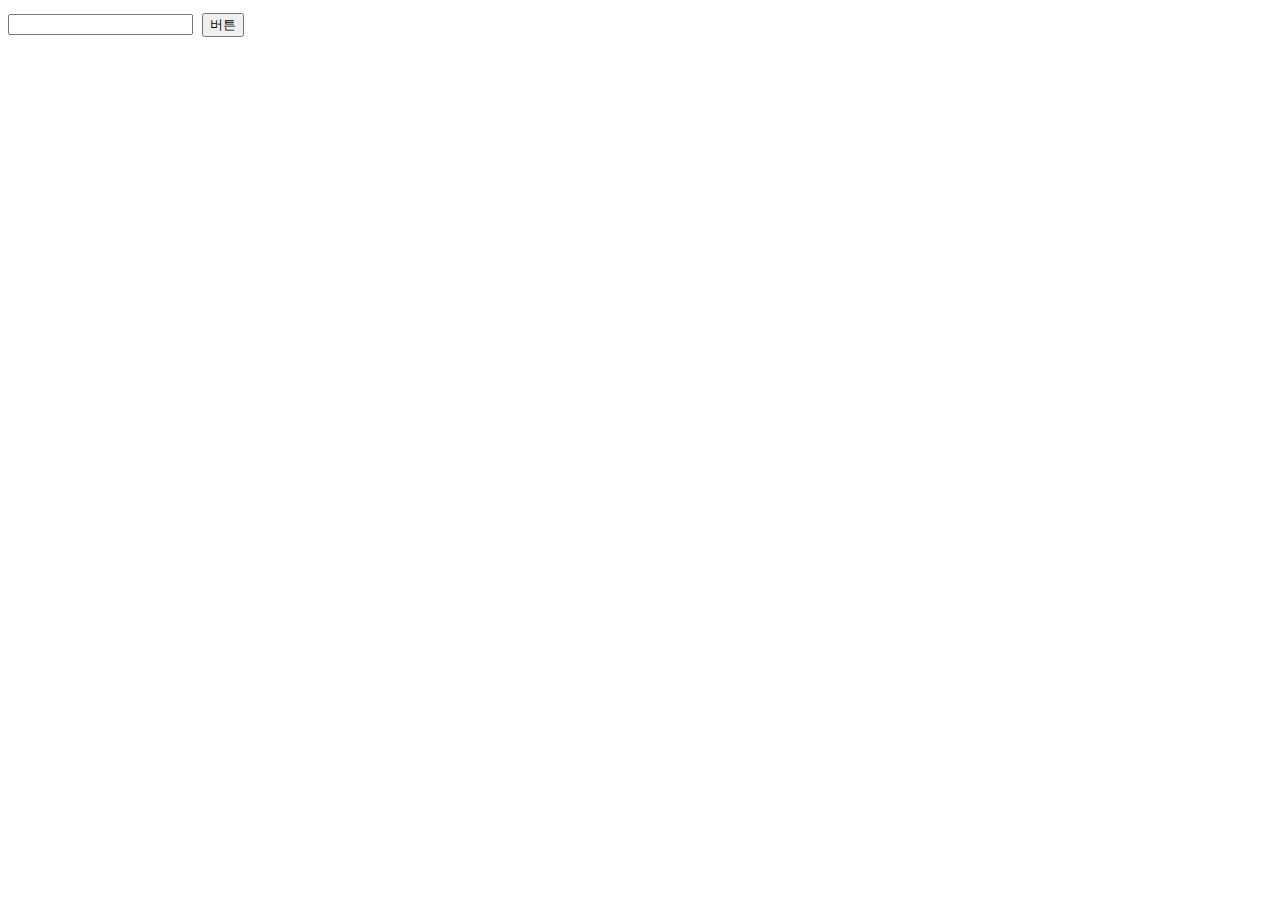
<file: editBtn/index.html>
<!DOCTYPE html>
<html lang="ko">
<head>
  <meta charset="UTF-8">
  <meta http-equiv="X-UA-Compatible" content="IE=edge">
  <meta name="viewport" content="width=device-width, initial-scale=1.0">
  <title>Document</title>
  <link rel="stylesheet" href="./style.css">
</head>
<body>
  <input type="text"/>
  <button>버튼</button>
  <ul></ul>

  <script src="./script.js"></script>
</body>
</html>
</file>
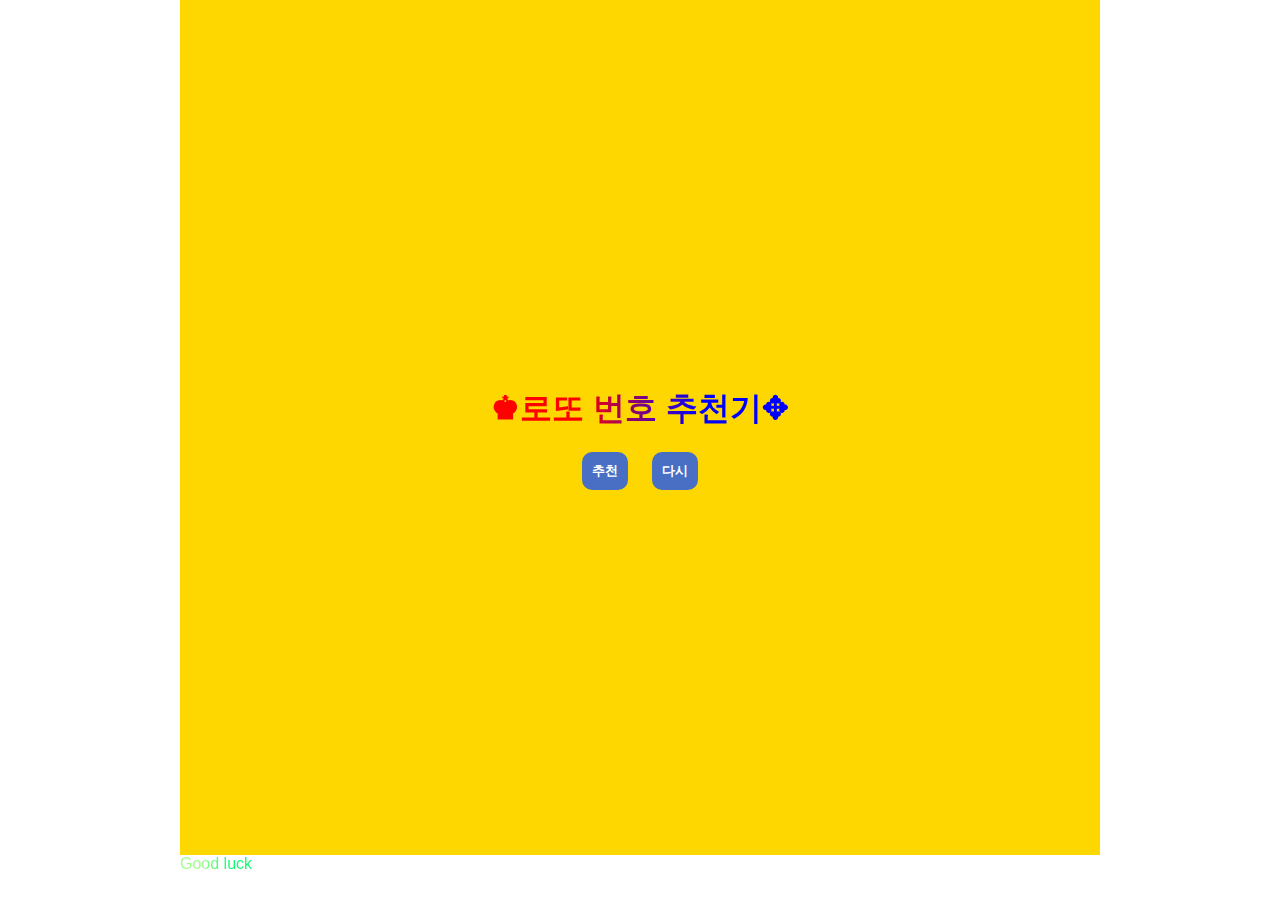
<file: mini-lotto/index.html>
<!DOCTYPE html>
<html lang="en">
<head>
  <meta charset="UTF-8">
  <meta http-equiv="X-UA-Compatible" content="IE=edge">
  <meta name="viewport" content="width=device-width, initial-scale=1.0">
  <title>7777777</title>
  <link rel="stylesheet" href="./style.css">
</head>
<body>
    
  <div class="container">
    <div class="lotto">
      <h1>로또 번호 추천기</h1>
      <div class="numbers"></div>
      <button id="draw">추천</button>
      <button id="reset">다시</button>
    </div>
  </div>
  <caption><span>Good luck</span></caption>

  <script src="./main.js"></script>
</body>
</html>
</file>
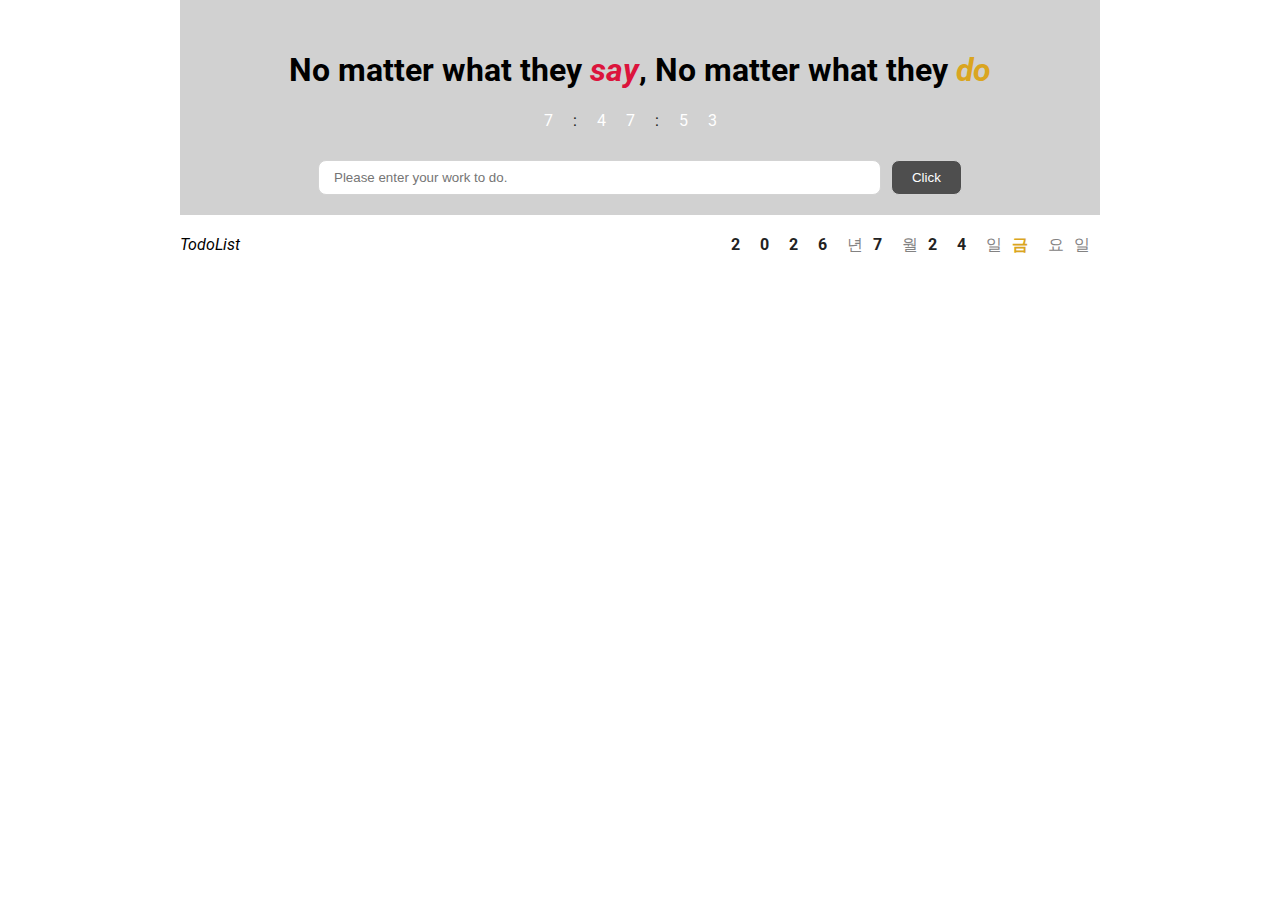
<file: mini-todo/index.html>
<!DOCTYPE html>
<html lang="ko">
<head>
  <meta charset="UTF-8" />
  <meta http-equiv="X-UA-Compatible" content="IE=edge" />
  <meta name="viewport" content="width=device-width, initial-scale=1.0" />
  <link rel="preconnect" href="https://fonts.googleapis.com"><link rel="preconnect" href="https://fonts.gstatic.com" crossorigin><link href="https://fonts.googleapis.com/css2?family=Caveat:wght@400;600&family=Montserrat:wght@300;700&family=Nanum+Myeongjo&family=Roboto&family=Secular+One&family=Sevillana&display=swap" rel="stylesheet">
  <link rel="stylesheet" href="style.css" />
  <script src="./index.js"></script>
  <title>Document</title>
</head>
<body>
  <div class="wrap">

    <header>
      <h1>No matter what they <em>say</em>, No matter what they <em>do</em></h1>
      <div class="clock">
        <div class="time hour"></div>
        <div class="divider"> : </div>
        <div class="time min"></div>
        <div class="divider"> : </div>
        <div class="time sec"></div>
      </div>
    </header>

    <form>
      <input type="text" placeholder="Please enter your work to do." />
      <button class="btn click">Click</button>
    </form>

    <ul></ul>
  </div>
  <em style="color:black">TodoList</em>
  <div class="calendar">
    <div class="This Thisyear">0000</div>
    <div class="day year">년</div>
    <div class="This Thismonth">00</div>
    <div class="day month">월</div>
    <div class="This Thisday">00</div>
    <div class="day days">일</div>
    <div class="This ThisWeek">0</div>
    <div class="day week">요일</div>
  </div>
  
  </body>
</html>
</file>
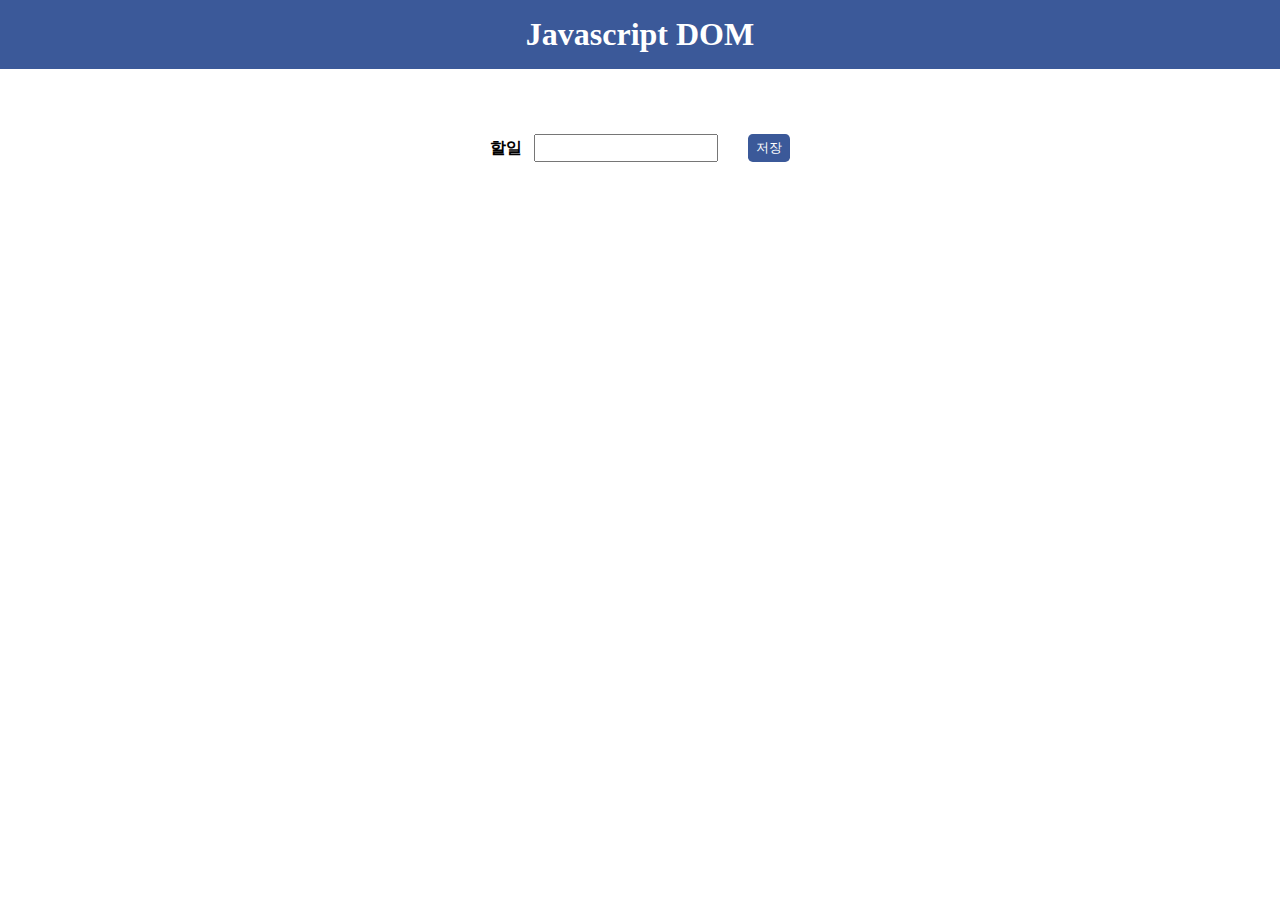
<file: mini2-todo/index.html>
<!DOCTYPE html>
<html lang="ko">
<head>
  <meta charset="UTF-8">
  <meta http-equiv="X-UA-Compatible" content="IE=edge">
  <meta name="viewport" content="width=device-width, initial-scale=1.0">
  <title>mini-todo</title>
  <link rel="stylesheet" href="./style.css">
</head>
<body>
  <div class="header">
    <h1>Javascript DOM</h1>
  </div>
  <div class="content">
    <form id="todo-form">
      <div>
        <label for="todo-input">할일</label>
        <input type="text" id="todo-input">
      </div>
      <button class="submit">저장</button>
    </form>
    <p id="msg" style="margin-right: 30px;">안내 메시지 : 입력해주세요</p>
    <ul id="todo-list">
<!--       <li class="item">1.할일</li>
      <li class="item">2.할일</li>
      <li class="item">3.할일</li>
      <li class="item">4.할일</li> -->
      <p></p>
    </ul>
  </div>
  <script src="./main.js"></script>
</body>
</html>
</file>
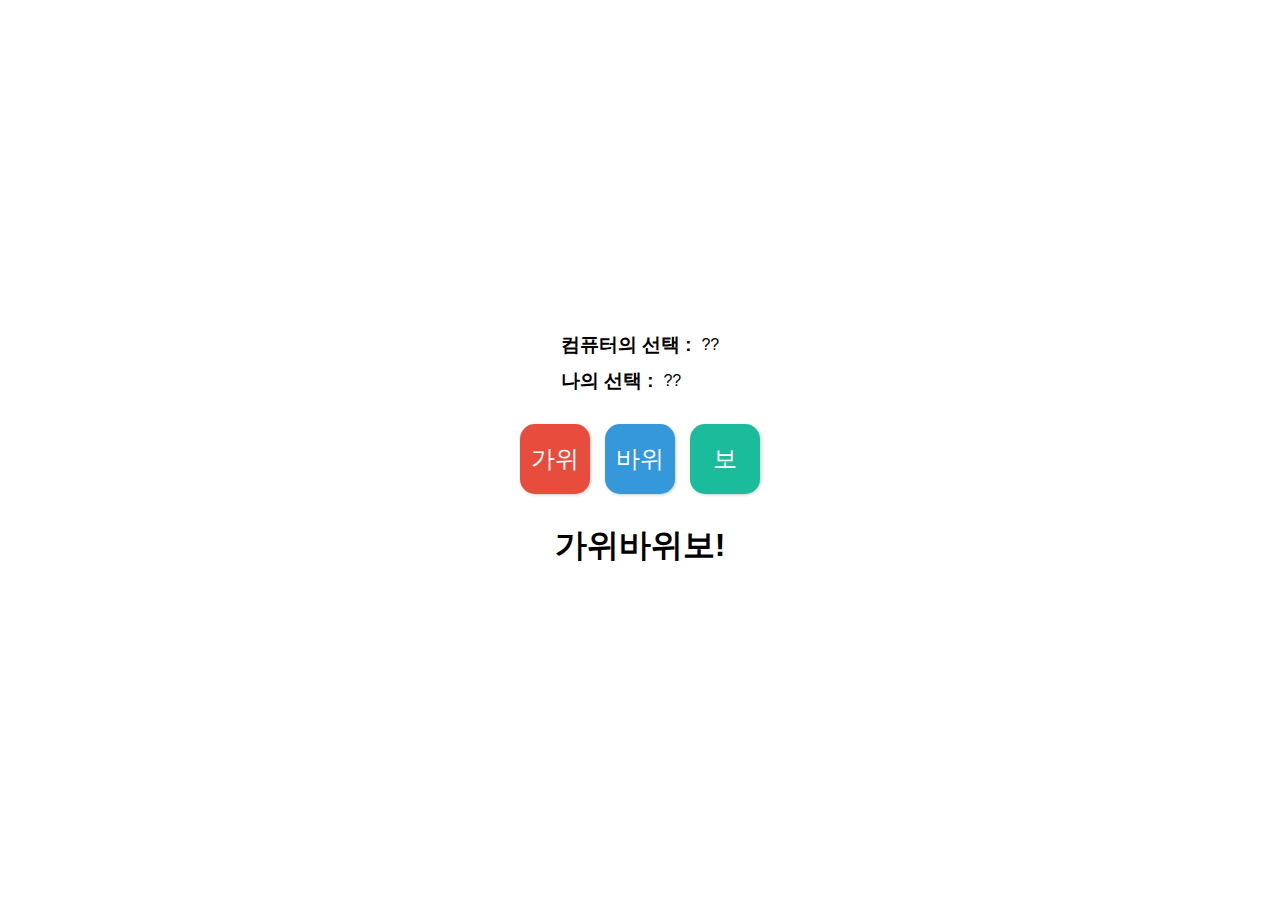
<file: RockPaperScissors/index.html>
<!DOCTYPE html>
<html lang="en">
<head>
  <meta charset="UTF-8">
  <meta http-equiv="X-UA-Compatible" content="IE=edge">
  <meta name="viewport" content="width=device-width, initial-scale=1.0">
  <title>Document</title>
  <link rel="stylesheet" href="./style.css">
</head>
<body>
    <div class="container">
      <div class="block">
        <h3>컴퓨터의 선택 :</h3>
        <p class="computer-choice">??</p>
      </div>
      <div class="block">
        <h3>나의 선택 :</h3>
        <p class="you-choice">??</p> 
      </div>
    </div>

    <div class="buttons">
      <button class="red">가위</button>
      <button class="blue">바위</button>
      <button class="green">보</button>
    </div>

    <div class="result">가위바위보!</div>

  <script src="./main.js"></script>
</body>
</html>
</file>
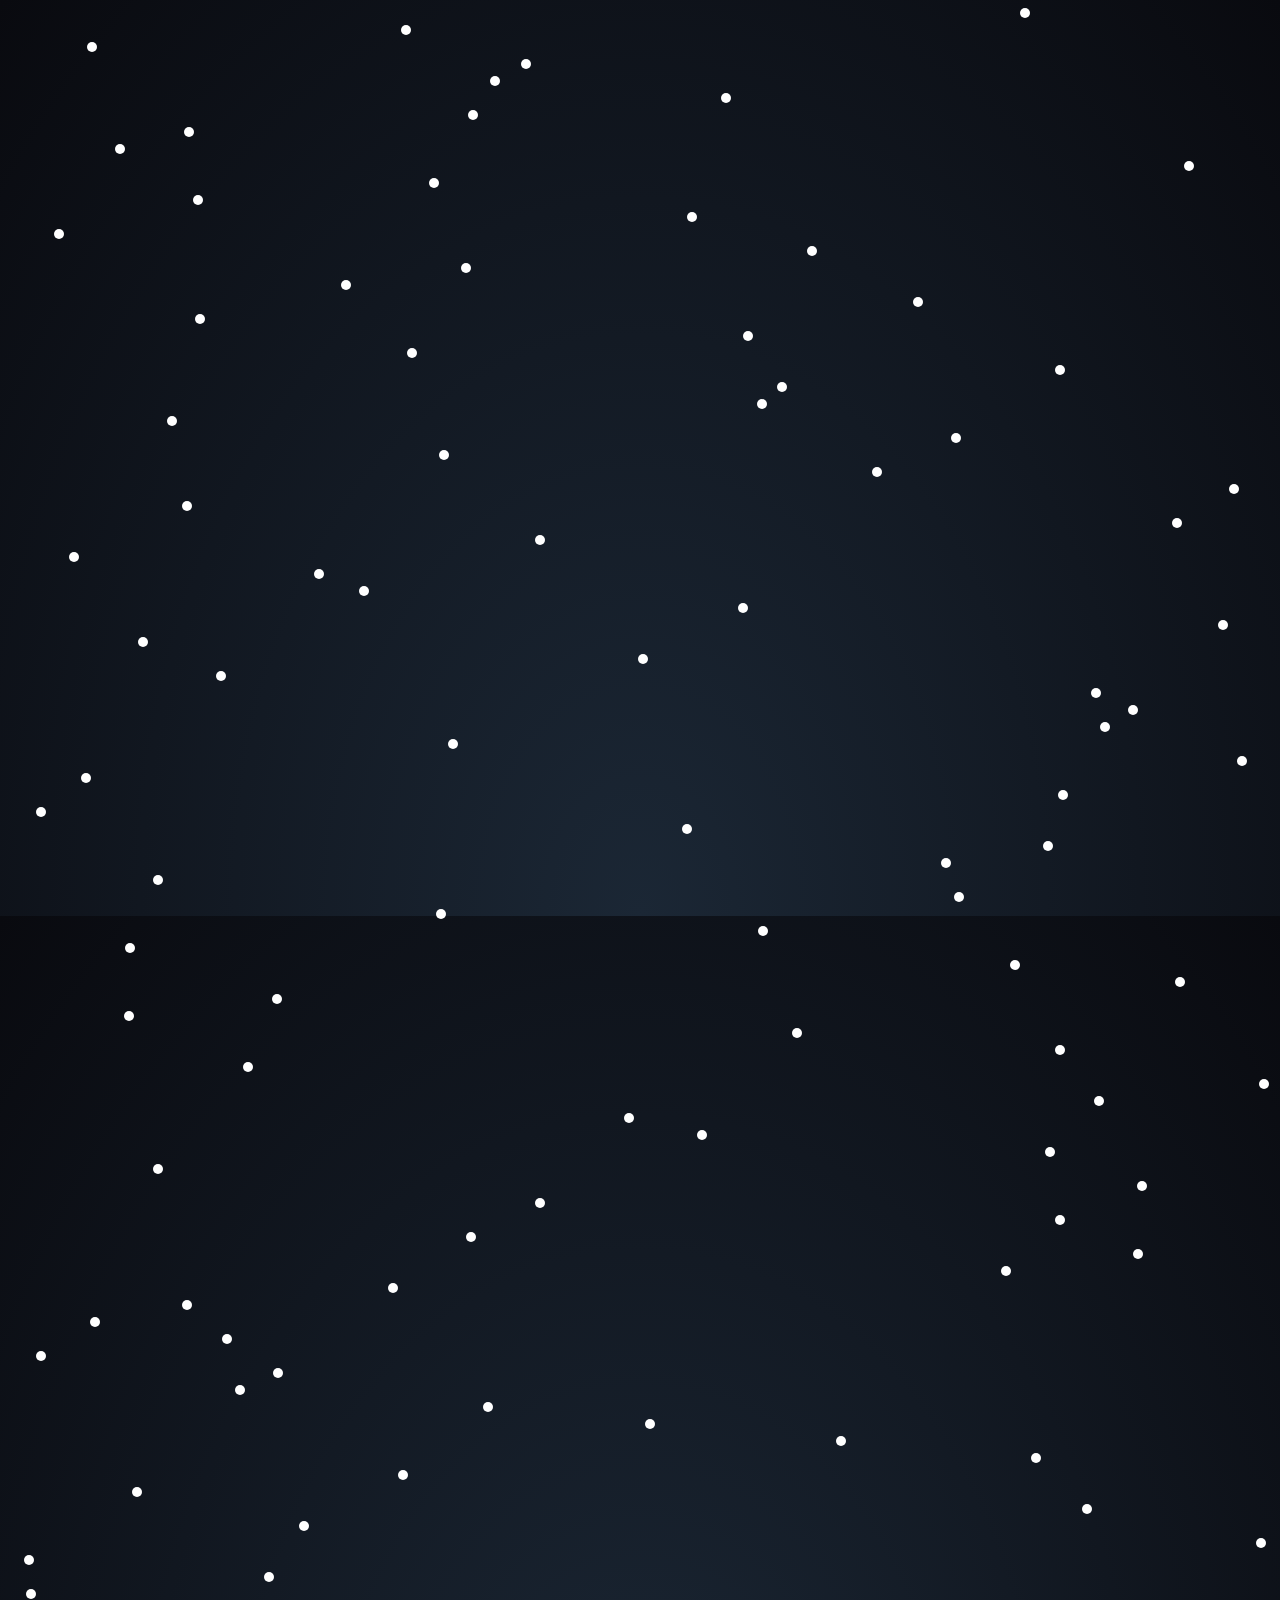
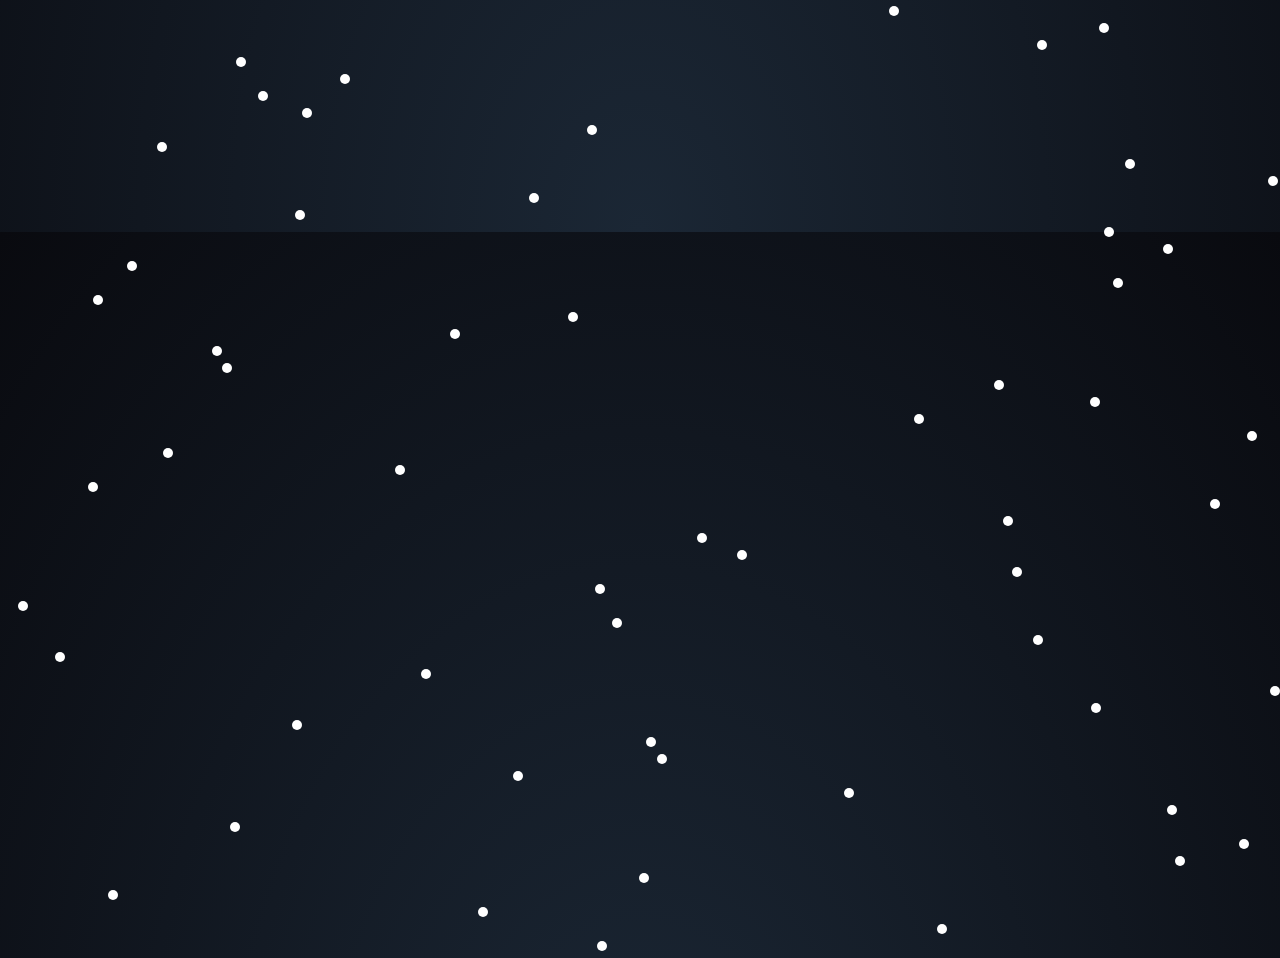
<file: snow-animation/index.html>
<!DOCTYPE html>
<html lang="en">
<head>
  <meta charset="UTF-8">
  <meta http-equiv="X-UA-Compatible" content="IE=edge">
  <meta name="viewport" content="width=device-width, initial-scale=1.0">
  <title>Document</title>
  <link rel="stylesheet" href="./style.css">
</head>
<body>

  <script src="./script.js"></script>
</body>
</html>
</file>
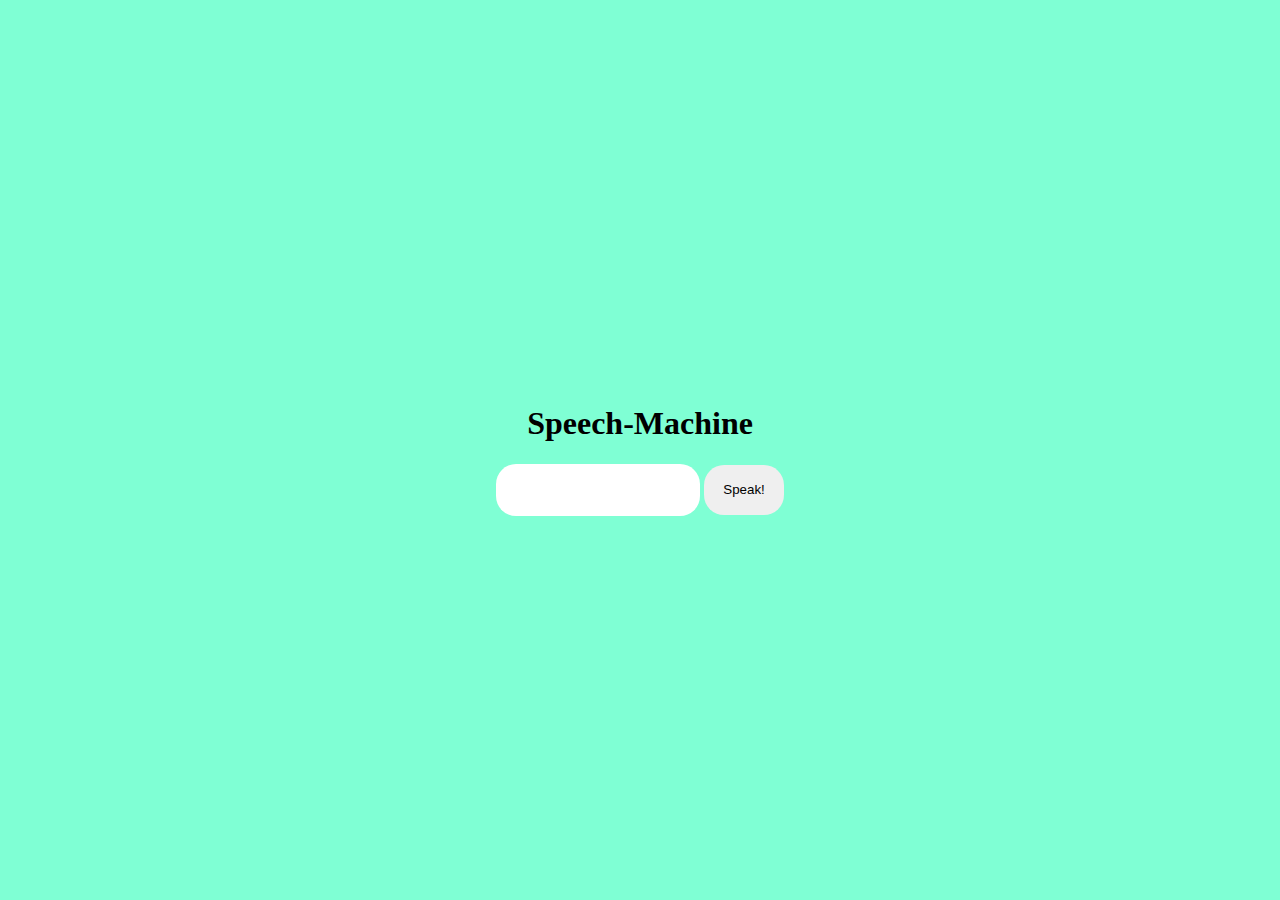
<file: speak-machines/index.html>
<!DOCTYPE html>
<html lang="en">
<head>
<meta charset="UTF-8">
<meta http-equiv="X-UA-Compatible" content="IE=edge">
<meta name="viewport" content="width=device-width, initial-scale=1.0">
<title>Document</title>
<link rel="stylesheet" href="./style.css">
</head>
<body>
<div class="wrapper">
  <h1>Speech-Machine</h1>
  <input type="text" id="input-text">
  <button id="speak-button">Speak!</button>
</div>  


  <script src="./script.js"></script>
</body>
</html>
</file>
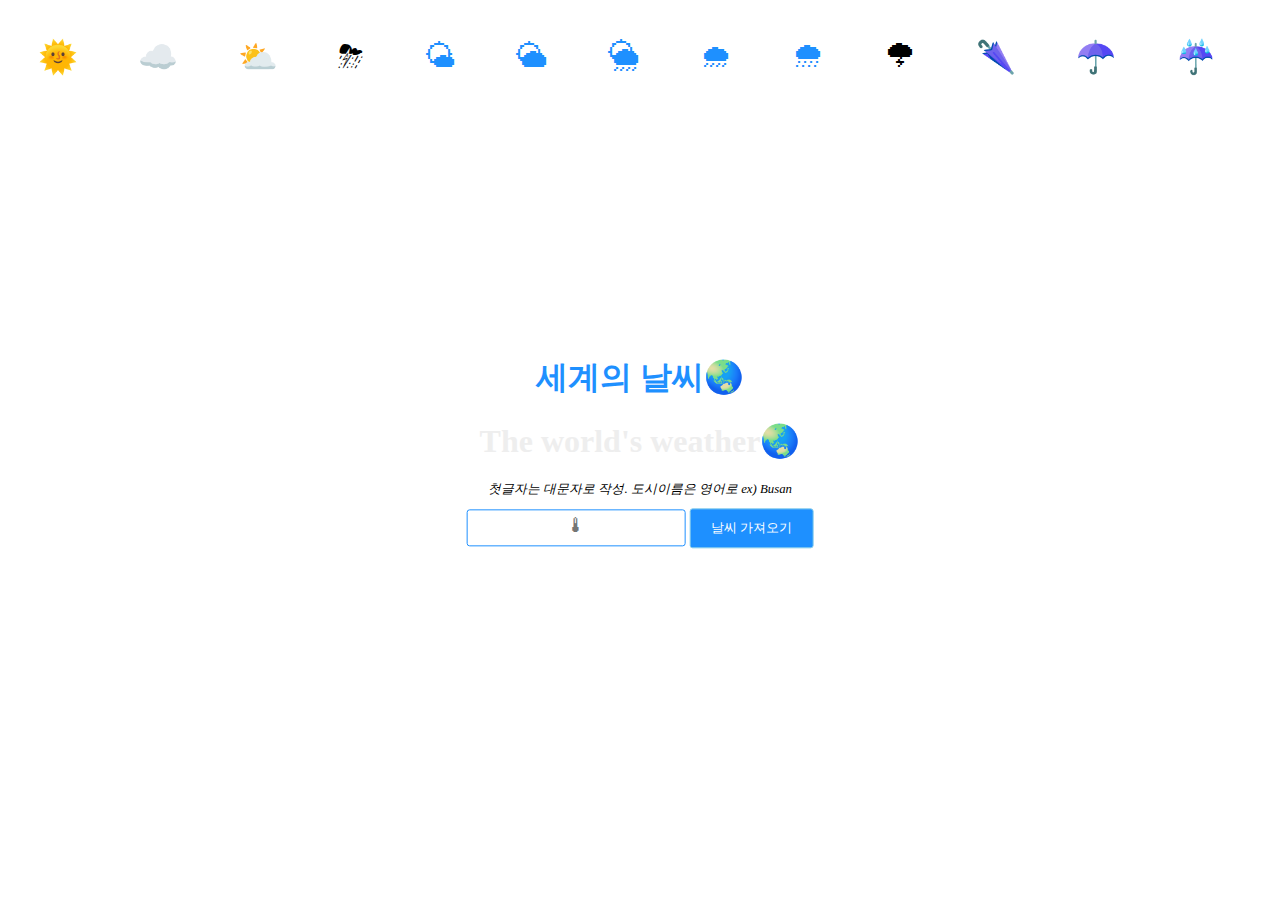
<file: weather/index.html>
<!DOCTYPE html>
<html lang="en">
<head>
  <meta charset="UTF-8">
  <meta http-equiv="X-UA-Compatible" content="IE=edge">
  <meta name="viewport" content="width=device-width, initial-scale=1.0">
  <title>wether</title>
  <link rel="stylesheet" href="./style.css">
</head>
<body>
  <header>
    <span>🌞</span>
    <span>☁️</span>
    <span>⛅</span>
    <span>⛈</span>
    <span>🌤</span>
    <span>🌥</span>
    <span>🌦</span>
    <span>🌧</span>
    <span>🌨</span>
    <span>🌩</span>
    <span>🌂</span>
    <span>☂️</span>
    <span>☔️</span>

  </header>
  <div class="container">
    <h1>세계의 날씨🌏</h1>
    <h1 class="world">The world's weather🌏</h1>
    <em class="sub-content">첫글자는 대문자로 작성. 도시이름은 영어로 ex) Busan</em>
    <input id="city" type="text" placeholder="🌡"/>
    <button onclick="getWeather()">날씨 가져오기</button>
    <p id="temperature"></p>
  </div>


  <script>

    function getWeather(){
      let city = document.getElementById('city').value;
      fetch('https://goweather.herokuapp.com/weather/' + city)
      .then((response) => response.json())
      .then((data) => {
        document.getElementById('temperature').innerHTML = data['temperature']
      });
    }
  </script>

</body>
</html>
</file>
<file: editBtn/style.css>
li{
  list-style: none;
  margin: 20px 0;
}
button{
  margin: 5px;
}
</file>
<file: mini-lotto/style.css>
body {
  font-family: -apple-system, BlinkMacSystemFont, 'Segoe UI', Roboto, Oxygen,
    Ubuntu, Cantarell, 'Open Sans', 'Helvetica Neue', sans-serif;
  max-width: 920px;
  margin: 0 auto;
}
.container{
  display: flex;
  justify-content: center;
  align-items: center;
  background-color: gold;
  height: 95vh;
}
h1{
  color: transparent;
  background: linear-gradient(to right, #f00 30%, #00f 70%);
    -webkit-background-clip: text;
    -webkit-text-fill-color: transparent;
}
h1:before{
  content: '♚';
}
h1:after{
  content: '✥';
}
.lotto{
  text-align: center;
}
button{
  padding: 10px;
  margin: 0 10px;
  border-radius: 10px;
  font-weight: bold;
  
}
button:nth-of-type(1), button:nth-of-type(2){
  color: #fff;
  border: none;
}
button:nth-of-type(1){
  background-color: crimson;
  transition: all 1s step-start;
}
button:nth-of-type(2){
  background-color: dodgerblue;
  transition: all 1s ease-in;
}
button:nth-of-type(1):active, button:nth-of-type(2):active{
  cursor: pointer;
  border: 5px solid white;
}
.eachNum{
  width: 50px;
  height: 50px;
  line-height: 50px;
  color: #fff;
  font-weight: bold;
  margin: 10px;
  border-radius: 50%;
  text-align: center;
  margin: 40px 10px;
}
.numbers{
  display: flex;
  justify-content: center;
  align-items: center;
}
span{
  color: wheat;
  background: linear-gradient(to right, rgb(157, 255, 135) 30%, rgb(16, 250, 113) 70%);
  -webkit-background-clip: text;
  -webkit-text-fill-color: transparent;
}
</file>
<file: mini-todo/style.css>
@import url('https://fonts.googleapis.com/css2?family=Caveat:wght@400;600&family=Montserrat:wght@300;700&family=Nanum+Myeongjo&family=Roboto&family=Secular+One&family=Sevillana&display=swap');
* {
  box-sizing: border-box;
}
body {
  font-family: -apple-system, BlinkMacSystemFont, 'Segoe UI', Roboto, Oxygen,
    Ubuntu, Cantarell, 'Open Sans', 'Helvetica Neue', sans-serif;
  max-width: 920px;
  margin: 0 auto;
}
.wrap{
    background-color: #d1d1d1;
    height: 100%;
}
header{
  padding: 30px;
  text-align: center;
}
em:nth-child(1){
  color: crimson;
}
em:nth-child(2){
  color: goldenrod;
}

.clock{
  display: flex;
  justify-content: center;
  color: #fff;
  letter-spacing: 20px;
}
.calendar{
  display: flex;
  color: #222;
  letter-spacing: 20px;
  float: right;
}
.divider{
  color: #222;
}
.day{
  color: #838282;
  letter-spacing: 10px;
}
.This{
  font-weight: bold;
  cursor: pointer;
}
.ThisWeek{
  color: goldenrod;
}
form {
  margin: 0 auto;
  width: 70%;
  display: flex;
  column-gap: 10px;
  padding-bottom: 20px;
}

input,
button {
  border: 1px solid lightgrey;
  border-radius: 8px;
}

input {
  width: 100%;
  padding: 0 15px;
  outline: none;
}

button {
  width: 80px;
  height: 35px;
  background-color: #4e4e4e;
  color: white;
}

button:hover {
  background-color: #363636;
}
button:active {
  font-size: 18px;
  transition: .2s;
  font-weight: bold;
}

ul {
  list-style: none;
  margin: 20px 10px;
}

li {
  display: flex;
  justify-content: space-between;
  align-items: center;
  border-bottom: 1px dotted lightgray;
  padding-bottom: 7px;
  margin-bottom: 7px;
  margin-left: 100px;
  width: 74%;
  font-family: 'Secular One', sans-serif;
}
</file>
<file: mini2-todo/style.css>
*{
  margin: 0;
  padding: 0;
}
.header{
  background-color: #3b5999;
  color: white;
  padding: 1rem;
  text-align: center;
}
.content{
  display: flex;
  flex-direction: column;
  align-items: center;
}
#todo-form{
  width: 300px;
  height: 30px;
  margin-top: 3rem;
  display: flex;
  align-items: center;
  justify-content: space-between;
  padding: 1rem;
}
label{
  font-weight: bold;
  margin-right: 0.5rem;
}
input{
  padding: 0.1rem;
  height: 20px
}
button{
  border: none;
  background-color: #3b5999;
  color: white;
  padding: 0.3rem 0.5rem;
  border-radius: 0.3rem;
}
button:hover{
  background-color: #101829;
  cursor: pointer;
}
#todo-list{
  margin-top: 3rem;
  list-style: none;
  width: 300px;
  padding-left: 2rem;
}
.item{
  padding: 1rem;
}
#msg{
  font-size:12px;
  color: red;
  display: none;
}
li{
  display: flex;
  justify-content: space-between;
  align-items: center;
}
.delBtn{
  background-color: crimson;
}
.delBtn:hover{
  background-color: red;
}
</file>
<file: RockPaperScissors/style.css>
* {
  margin: 0;
  padding: 0;
  box-sizing: border-box;
}

body {
  font-family: -apple-system, BlinkMacSystemFont, 'Segoe UI', Roboto, Oxygen,
    Ubuntu, Cantarell, 'Open Sans', 'Helvetica Neue', sans-serif;
  display: flex;
  height: 100vh;
  flex-direction: column;
  justify-content: center;
  align-items: center;
  row-gap: 30px;
}
 
.container {
  display: flex;
  flex-direction: column;
  row-gap: 10px;
}

.block {
  display: flex;
  column-gap: 10px;
  align-items: center;
}

button {
  width: 70px;
  height: 70px;
  border-radius: 15px;
  border: none;
  color: white;
  font-size: 1.5em;
  box-shadow: 1px 1px 3px rgba(0, 0, 0, 0.2);
}

.buttons {
  display: flex;
  column-gap: 15px;
}

.red {
  background-color: #e74c3c;
}

.red:hover {
  background-color: #c0392b;
}

.blue {
  background-color: #3498db;
}

.blue:hover {
  background-color: #2980b9;
}

.green {
  background-color: #1abc9c;
}

.green:hover {
  background-color: #16a085;
}

.result {
  font-size: 2em;
  font-weight: bold;
}
</file>
<file: snow-animation/style.css>
body{
  height: 100vh;
  background: radial-gradient(ellipse at bottom, #1b2735 0%, #090a0f 100%);
  overflow: hidden;
}
.snow{
  width: 10px;
  height: 10px;
  background: #fff;
  border-radius: 50%;
  animation: snow 10s linear infinite;
}
.snow:nth-of-type(2n){/* 2의 배수 */
  width: 7px;
  height: 7px;
  opacity: 0;
  animation-duration: 7s;
  animation-delay: 1s;
} 
.snow:nth-of-type(2n + 1){
  animation-duration: 8s;
  animation-delay: 2s;
} 
.snow:nth-of-type(9n){
  animation-duration: 9s;
  animation-delay: 3s;
} 


@keyframes snow{
  0%{
    opacity: 0;
    transform: translateY(0);
  }
  20%{
    opacity: 1;
    transform: translate(-15px, 20vh);
  }
  40%{
    opacity: 1;
    transform: translate(15px, 40vh);
  }
  60%{
    opacity: 1;
    transform: translate(-15px, 60vh);
  }
  80%{
    opacity: 1;
    transform: translate(-15px, 80vh);
  }
  100%{
    opacity: 1;
    transform: translateY(100vh);
  }
}
</file>
<file: speak-machines/style.css>
body{
  background-color: aquamarine;
}
.wrapper{
  position: absolute;
  left: 50%;
  top: 50%;
  transform: translate(-50%, -50%);
}
h1{
  text-align: center;
}
input{
  width: 200px;
  height: 50px;
  border: none;
  border-radius: 20px;
}
input:hover{
  box-shadow: 2px 2px 2px 2px rgba(3, 129, 110, 0.5);
}
button{
  width: 80px;
  height: 50px;
  border: none;
  border-radius: 20px;
}
button:hover{
  box-shadow: 2px 2px 2px 2px rgba(3, 129, 110, 0.5);
  cursor: pointer;
  color: aquamarine;
}
</file>
<file: weather/style.css>
.container{
  position: absolute;
  left: 50%;
  top: 50%;
  transform: translate(-50%, -50%);
}
h1{
  color: dodgerblue;
}
h1, h5{
  text-align: center;
}
.world{
  color: #eee;
}
button{
  padding: 10px 20px;
  border: none;
  background-color: dodgerblue;
  border: 1px solid skyblue;
  color: white;
  border-radius: 3px;
}
button:hover{
  background-color: goldenrod;
  transition: .2s;
  border: 1px solid yellow;
}
input{
  padding: 10px 20px;
  border: 1px solid dodgerblue;
  border-radius: 3px;
}
input:focus { outline: none; border-color: goldenrod; box-shadow: 0 0 10px yellow; }
input::placeholder {
  font-size: 1.5em;
  text-align: center;
}
header{
  width: 1440px;
  margin: 0 auto;
  display: flex;
}
header span{
  margin: 30px;
  font-size: 2em;
}
header span:nth-child(5), header span:nth-child(6), header span:nth-child(7),
header span:nth-child(8), header span:nth-child(9){
  color: dodgerblue;
}
.sub-content{
  display: block;
  font-size: 0.8em;
  text-align: center;
  margin-bottom: 10px;
}
</file>
